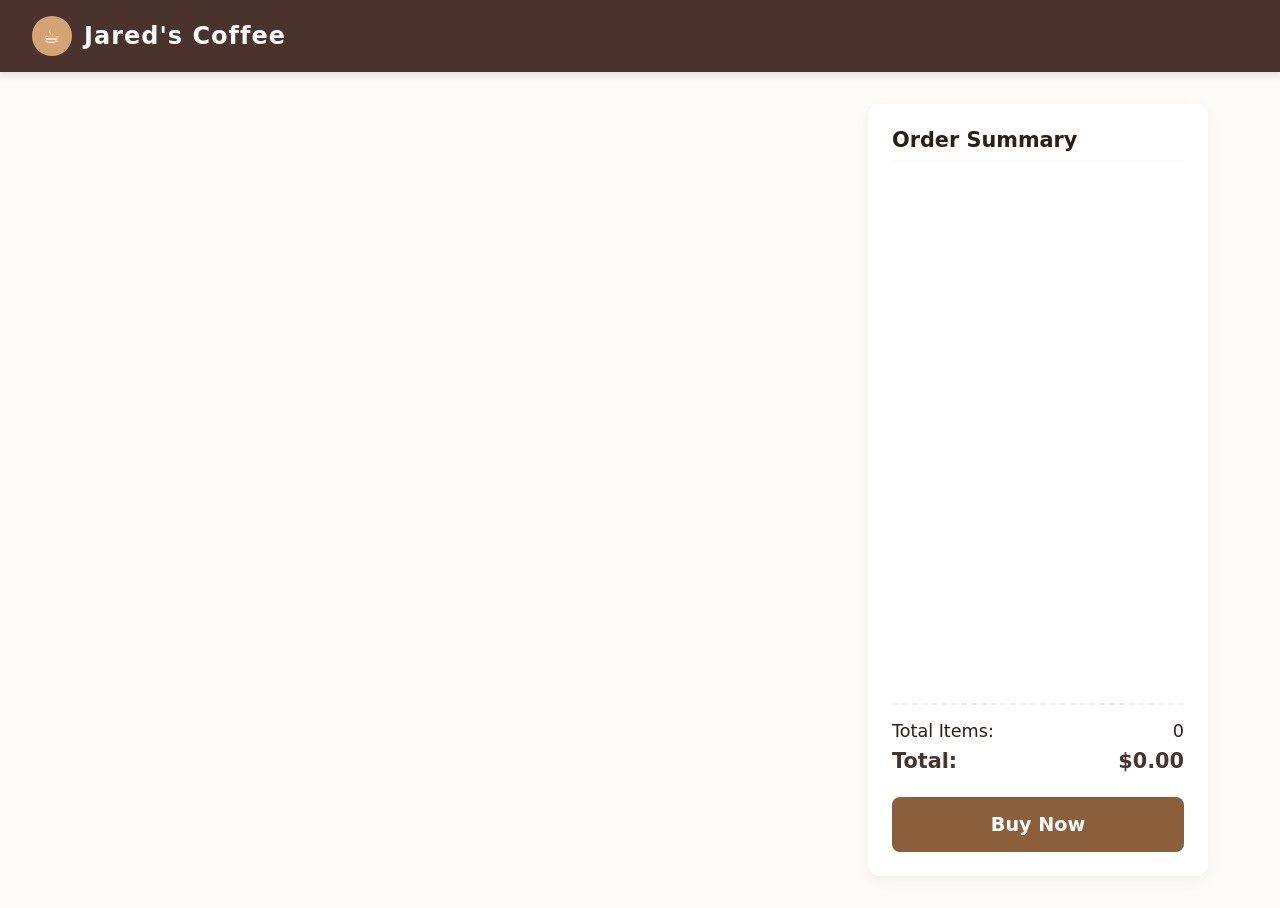
<file: templates/index.html>
<!DOCTYPE html>
<html lang="en">
<head>
    <meta charset="UTF-8">
    <meta name="viewport" content="width=device-width, initial-scale=1.0">
    <title>Bean & Brew | Coffee Shop</title>
    <!-- Links to your separate CSS file -->
    <link rel="stylesheet" href="/static/css/style.css">
</head>
<body>

    <!-- Header -->
    <header>
        <div class="logo-container">
            <div class="logo-placeholder">☕</div>
            <span>Jared's Coffee</span>
        </div>
    </header>

    <!-- Main Content -->
    <div class="main-container">
        
        <!-- Products Grid (3x2) -->
        <div class="products-section">
            <div class="product-grid" id="productGrid">
                <!-- Products injected here via JS -->
            </div>
        </div>

        <!-- Right Sidebar -->
        <div class="sidebar">
            <div class="sidebar-content">
                <h2 class="sidebar-title">Order Summary</h2>
                
                <!-- Dynamic Item List -->
                <div id="cartItemsList" class="cart-items-list">
                    <!-- Javascript will populate this -->
                </div>

                <!-- Totals -->
                <div class="summary-totals-container">
                    <div class="summary-row">
                        <span>Total Items:</span>
                        <span id="totalItems">0</span>
                    </div>
                    <div class="summary-total">
                        <span>Total:</span>
                        <span id="totalAmount">$0.00</span>
                    </div>
                </div>
            </div>
            <button class="btn-buy" onclick="checkout()">Buy Now</button>
        </div>

    </div>

    <!-- Checkout / QR Code Modal -->
    <div id="checkoutModal" class="modal-overlay">
        <div class="modal-content">
            <span class="close-btn" onclick="closeModal()">&times;</span>
            <h2>Scan to Pay</h2>
            <p class="modal-subtitle">Use your banking or payment app to complete the order</p>
            
            <!-- QR Code Placeholder -->
            <div class="qr-placeholder">
                <img
                    id="qrImage"
                    alt="Payment QR"
                    width="250"
                    height="250">
            </div>

            <!-- Order Summary inside Modal -->
            <div class="modal-summary">
                <div>Items: <strong id="modalTotalItems">0</strong></div>
                <div>Total: <strong id="modalTotalAmount">$0.00</strong></div>
            </div>
        </div>
    </div>

    <!-- Payment Success Modal -->
<div id="successModal" class="modal-overlay">
    <div class="modal-content success-modal">

        <div class="success-icon">
            ✔
        </div>

        <h2>Payment Successful</h2>

        <p class="modal-subtitle">
            Your payment has been received successfully.
        </p>

        <button class="btn-done" onclick="closeSuccessModal()">
            Continue
        </button>

    </div>
</div>

    <!-- Links to your separate JavaScript file -->
     <script src="https://cdn.socket.io/4.7.5/socket.io.min.js"></script>
    <script src="/static/js/script.js"></script>
</body>
</html>
</file>
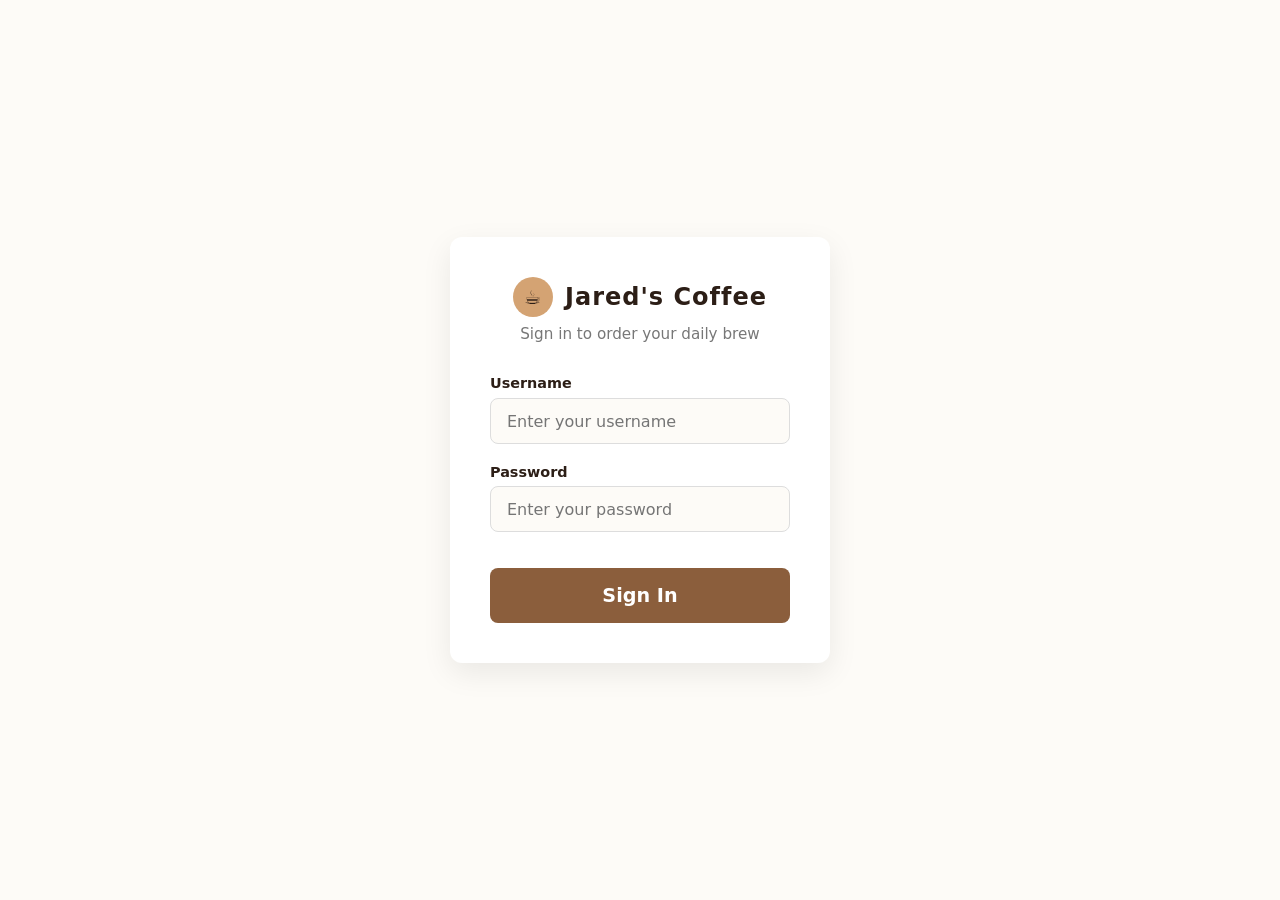
<file: templates/login.html>
<!DOCTYPE html>
<html lang="en">
<head>
    <meta charset="UTF-8">
    <meta name="viewport" content="width=device-width, initial-scale=1.0">
    <title>Sign In | Bean & Brew</title>
    <!-- Relative path to CSS (adjust path if both HTML files are in the same folder) -->
    <link rel="stylesheet" href="/static/css/style.css">
</head>
<body class="login-body">

    <div class="login-card">
        <div class="logo-container login-logo">
            <div class="logo-placeholder">☕</div>
            <span>Jared's Coffee</span>
        </div>
        <p class="login-subtitle">Sign in to order your daily brew</p>

        <form id="loginForm" onsubmit="handleLogin(event)">
            <div class="form-group">
                <label for="username">Username</label>
                <input type="text" id="username" class="form-input" placeholder="Enter your username" required>
            </div>

            <div class="form-group">
                <label for="password">Password</label>
                <input type="password" id="password" class="form-input" placeholder="Enter your password" required>
            </div>

            <button type="submit" class="btn-buy login-btn">Sign In</button>
        </form>
    </div>

    <!-- Successful Login Modal -->
    <div id="successModal" class="modal-overlay">
        <div class="modal-content success-modal-content">
            <div class="success-icon">✅</div>
            <h2>Login Successful!</h2>
            <p class="modal-subtitle">Welcome back! Redirecting to coffee shop...</p>
        </div>
    </div>

        <!-- Failed Login Modal -->
    <div id="failedModal" class="modal-overlay">
        <div class="modal-content">
            <div class="failed-icon">✕</div>
            <h2>Login Failed</h2>
            <p id="failedMessage" class="modal-subtitle">
                Invalid username or password.
            </p>

            <button class="btn-buy" onclick="closeFailedModal()">
                Try Again
            </button>
        </div>
    </div>

    <script>
        async function handleLogin(event) {
            event.preventDefault();

            const username = document.getElementById("username").value;
            const password = document.getElementById("password").value;

            const response = await fetch("/login", {
                method: "POST",
                headers: {
                    "Content-Type": "application/json"
                },
                body: JSON.stringify({
                    username,
                    password
                })
            });

            let data;

            try {
                data = await response.json();
            } catch (e) {
                showFailedModal("Server error. Please try again later.");
                return;
            }

            if (response.ok) {
                document.getElementById("successModal").classList.add("active");

                setTimeout(() => {
                    window.location.href = data.redirect;
                }, 1200);
            } else {
                showFailedModal(data.message);
            }
        }

        function showFailedModal(message) {
            document.getElementById("failedMessage").innerText = message;
            document.getElementById("failedModal").classList.add("active");
        }

        function closeFailedModal() {
            document.getElementById("failedModal").classList.remove("active");
        }

        window.addEventListener("click", function(event) {
            const failedModal = document.getElementById("failedModal");

            if (event.target === failedModal) {
                    closeFailedModal();
                }
        });
    </script>


</body>
</html>
</file>
<file: static/css/style.css>
/* CSS / Styling */
:root {
    --primary: #4A332D;
    --secondary: #8B5E3C;
    --background: #FDFBF7;
    --surface: #FFFFFF;
    --text-dark: #2C1E16;
    --text-light: #FDFBF7;
    --accent: #D4A373;
    --radius: 12px;
}

* {
    box-sizing: border-box;
    margin: 0;
    padding: 0;
    font-family: 'Segoe UI', system-ui, -apple-system, sans-serif;
}

body {
    background-color: var(--background);
    color: var(--text-dark);
    min-height: 100vh;
    display: flex;
    flex-direction: column;
}

/* Header */
header {
    background-color: var(--primary);
    color: var(--text-light);
    padding: 1rem 2rem;
    display: flex;
    align-items: center;
    box-shadow: 0 4px 6px rgba(0,0,0,0.1);
    position: sticky;
    top: 0;
    z-index: 100;
}

.logo-container {
    display: flex;
    align-items: center;
    gap: 12px;
    font-size: 1.5rem;
    font-weight: bold;
    letter-spacing: 1px;
}

.logo-placeholder {
    width: 40px;
    height: 40px;
    background-color: var(--accent);
    border-radius: 50%;
    display: flex;
    align-items: center;
    justify-content: center;
    font-size: 1.2rem;
}

/* Layout */
.main-container {
    display: flex;
    flex: 1;
    max-width: 1200px;
    margin: 0 auto;
    padding: 2rem;
    gap: 2rem;
    width: 100%;
}

/* Grid (3x2) */
.products-section {
    flex: 1;
}

.product-grid {
    display: grid;
    grid-template-columns: repeat(3, 1fr);
    gap: 1.5rem;
}

/* Product Card */
.product-card {
    background: var(--surface);
    border-radius: var(--radius);
    padding: 1rem;
    box-shadow: 0 4px 15px rgba(0,0,0,0.05);
    transition: transform 0.2s ease, box-shadow 0.2s ease;
    display: flex;
    flex-direction: column;
    gap: 0.8rem;
}

.product-card:hover {
    transform: translateY(-5px);
    box-shadow: 0 8px 25px rgba(0,0,0,0.1);
}


.product-image {
    width: 100%;
    aspect-ratio: 1; /* Keeps the images perfectly square */
    object-fit: cover; /* Prevents the image from stretching or squishing */
    border-radius: 8px;
    background-color: #EAE0D5; /* Shows a background color while the image loads */
}

.product-info {
    text-align: center;
}

.product-name {
    font-size: 1.1rem;
    font-weight: 600;
    margin-bottom: 0.2rem;
}

.product-price {
    color: var(--secondary);
    font-weight: bold;
    font-size: 1.2rem;
}

/* Counter */
.counter-container {
    display: flex;
    align-items: center;
    justify-content: center;
    gap: 8px;
    margin-top: auto;
}

.btn-count {
    background: var(--background);
    border: 1px solid #D1C4E9;
    color: var(--primary);
    width: 32px;
    height: 32px;
    border-radius: 50%;
    font-size: 1.2rem;
    cursor: pointer;
    display: flex;
    align-items: center;
    justify-content: center;
    transition: all 0.2s;
}

.btn-count:hover {
    background: var(--accent);
    color: white;
    border-color: var(--accent);
}

.qty-input {
    width: 50px;
    text-align: center;
    border: 1px solid #ddd;
    border-radius: 6px;
    padding: 4px;
    font-size: 1rem;
    font-weight: 500;
}

/* Sidebar */
.sidebar {
    width: 340px;
    background: var(--surface);
    border-radius: var(--radius);
    padding: 1.5rem;
    box-shadow: 0 4px 15px rgba(0,0,0,0.05);
    display: flex;
    flex-direction: column;
    position: sticky;
    top: 6rem;
    height: calc(100vh - 8rem);
}

.sidebar-content {
    display: flex;
    flex-direction: column;
    flex: 1;
    overflow: hidden;
}

.sidebar-title {
    font-size: 1.3rem;
    margin-bottom: 1rem;
    padding-bottom: 0.5rem;
    border-bottom: 2px solid var(--background);
}

/* Cart Item List in Sidebar */
.cart-items-list {
    flex: 1;
    overflow-y: auto;
    margin-bottom: 1rem;
    padding-right: 5px;
}

.cart-items-list::-webkit-scrollbar {
    width: 6px;
}
.cart-items-list::-webkit-scrollbar-thumb {
    background-color: var(--accent);
    border-radius: 10px;
}

.cart-item {
    display: flex;
    justify-content: space-between;
    align-items: center;
    margin-bottom: 0.8rem;
    font-size: 0.95rem;
}

.cart-item-name {
    flex: 1;
    font-weight: 500;
}

.cart-item-qty {
    color: var(--secondary);
    font-size: 0.85rem;
    margin: 0 10px;
    background: var(--background);
    padding: 2px 6px;
    border-radius: 4px;
}

.cart-item-price {
    font-weight: bold;
    min-width: 50px;
    text-align: right;
}

.empty-cart-msg {
    color: #999;
    text-align: center;
    font-style: italic;
    margin-top: 1rem;
}

/* Sidebar Totals */
.summary-totals-container {
    border-top: 2px dashed #eee;
    padding-top: 1rem;
    margin-top: auto;
}

.summary-row {
    display: flex;
    justify-content: space-between;
    margin-bottom: 0.5rem;
    font-size: 1.1rem;
}

.summary-total {
    margin-top: 0.5rem;
    font-size: 1.3rem;
    font-weight: bold;
    display: flex;
    justify-content: space-between;
    color: var(--primary);
}

.btn-buy {
    margin-top: 1.5rem;
    background-color: var(--secondary);
    color: white;
    border: none;
    padding: 1rem;
    border-radius: 8px;
    font-size: 1.2rem;
    font-weight: bold;
    cursor: pointer;
    transition: background 0.3s;
    width: 100%;
}

.btn-buy:hover {
    background-color: var(--primary);
}

/* Responsive */
@media (max-width: 900px) {
    .main-container { flex-direction: column; }
    .product-grid { grid-template-columns: repeat(2, 1fr); }
    .sidebar { width: 100%; height: auto; position: static; margin-top: 2rem; }
    .cart-items-list { min-height: 100px; max-height: 250px; }
}
@media (max-width: 500px) {
    .product-grid { grid-template-columns: 1fr; }
}

.modal-overlay {
    position: fixed;
    top: 0;
    left: 0;
    width: 100vw;
    height: 100vh;
    background-color: rgba(0, 0, 0, 0.55);
    backdrop-filter: blur(3px); /* Subtle blur behind modal */
    display: flex;
    align-items: center;
    justify-content: center;
    z-index: 1000;
    
    /* Hidden by default with smooth fade-in */
    opacity: 0;
    pointer-events: none;
    transition: opacity 0.3s ease;
}

.modal-overlay.active {
    opacity: 1;
    pointer-events: auto;
}

.modal-content {
    background: var(--surface);
    padding: 2rem;
    border-radius: var(--radius);
    width: 90%;
    max-width: 380px;
    text-align: center;
    position: relative;
    box-shadow: 0 20px 40px rgba(0, 0, 0, 0.2);
    transform: translateY(-20px);
    transition: transform 0.3s ease;
}

.modal-overlay.active .modal-content {
    transform: translateY(0);
}

.close-btn {
    position: absolute;
    top: 12px;
    right: 18px;
    font-size: 1.6rem;
    font-weight: bold;
    color: #999;
    cursor: pointer;
    transition: color 0.2s;
}

.close-btn:hover {
    color: var(--text-dark);
}

.modal-subtitle {
    color: #777;
    font-size: 0.9rem;
    margin-top: 0.3rem;
    margin-bottom: 1.5rem;
}

/* QR Code Box */
.qr-placeholder {
    display: flex;
    justify-content: center;
    margin-bottom: 1.5rem;
}

.qr-box {
    width: 180px;
    height: 180px;
    background-color: var(--background);
    border: 2px dashed var(--accent);
    border-radius: 12px;
    display: flex;
    align-items: center;
    justify-content: center;
    color: var(--secondary);
    font-weight: 600;
    font-size: 0.85rem;
    padding: 1rem;
}

.modal-summary {
    background-color: var(--background);
    padding: 0.8rem 1rem;
    border-radius: 8px;
    margin-bottom: 1.5rem;
    display: flex;
    justify-content: space-around;
    font-size: 1rem;
    color: var(--primary);
}

.btn-done {
    background-color: var(--secondary);
    color: white;
    border: none;
    padding: 0.9rem;
    border-radius: 8px;
    font-size: 1rem;
    font-weight: bold;
    cursor: pointer;
    width: 100%;
    transition: background 0.2s;
}

.btn-done:hover {
    background-color: var(--primary);
}

/* ===========================
   Payment Success Modal
=========================== */

.success-modal{
    text-align:center;
}

.success-icon{
    width:90px;
    height:90px;
    margin:0 auto 20px;
    border-radius:50%;
    background:#4CAF50;

    display:flex;
    justify-content:center;
    align-items:center;

    color:white;
    font-size:48px;
    font-weight:bold;

    box-shadow:0 10px 20px rgba(76,175,80,.25);
}

.success-modal h2{
    color:var(--primary);
    margin-bottom:10px;
}

.success-modal .modal-subtitle{
    margin-bottom:25px;
}

#successModal .btn-done{
    background:#4CAF50;
}

#successModal .btn-done:hover{
    background:#3f9142;
}

/* ==========================================
   Login Page Styling
========================================== */
.login-body {
    display: flex;
    align-items: center;
    justify-content: center;
    min-height: 100vh;
    background-color: var(--background);
}

.login-card {
    background: var(--surface);
    padding: 2.5rem;
    border-radius: var(--radius);
    box-shadow: 0 10px 30px rgba(0, 0, 0, 0.08);
    width: 100%;
    max-width: 380px;
    text-align: center;
}

.login-logo {
    justify-content: center;
    margin-bottom: 0.5rem;
}

.login-subtitle {
    color: #777;
    font-size: 0.95rem;
    margin-bottom: 2rem;
}

.form-group {
    text-align: left;
    margin-bottom: 1.2rem;
}

.form-group label {
    display: block;
    margin-bottom: 0.4rem;
    font-weight: 600;
    color: var(--text-dark);
    font-size: 0.9rem;
}

.form-input {
    width: 100%;
    padding: 0.8rem 1rem;
    border: 1px solid #ddd;
    border-radius: 8px;
    font-size: 1rem;
    background-color: var(--background);
    transition: border-color 0.2s;
}

.form-input:focus {
    outline: none;
    border-color: var(--secondary);
}

.login-btn {
    margin-top: 1rem;
}

/* Error Modal Specifics */
.error-modal-content {
    border-top: 4px solid #D9534F;
}

.error-icon {
    font-size: 2.5rem;
    margin-bottom: 0.5rem;
}
</file>
